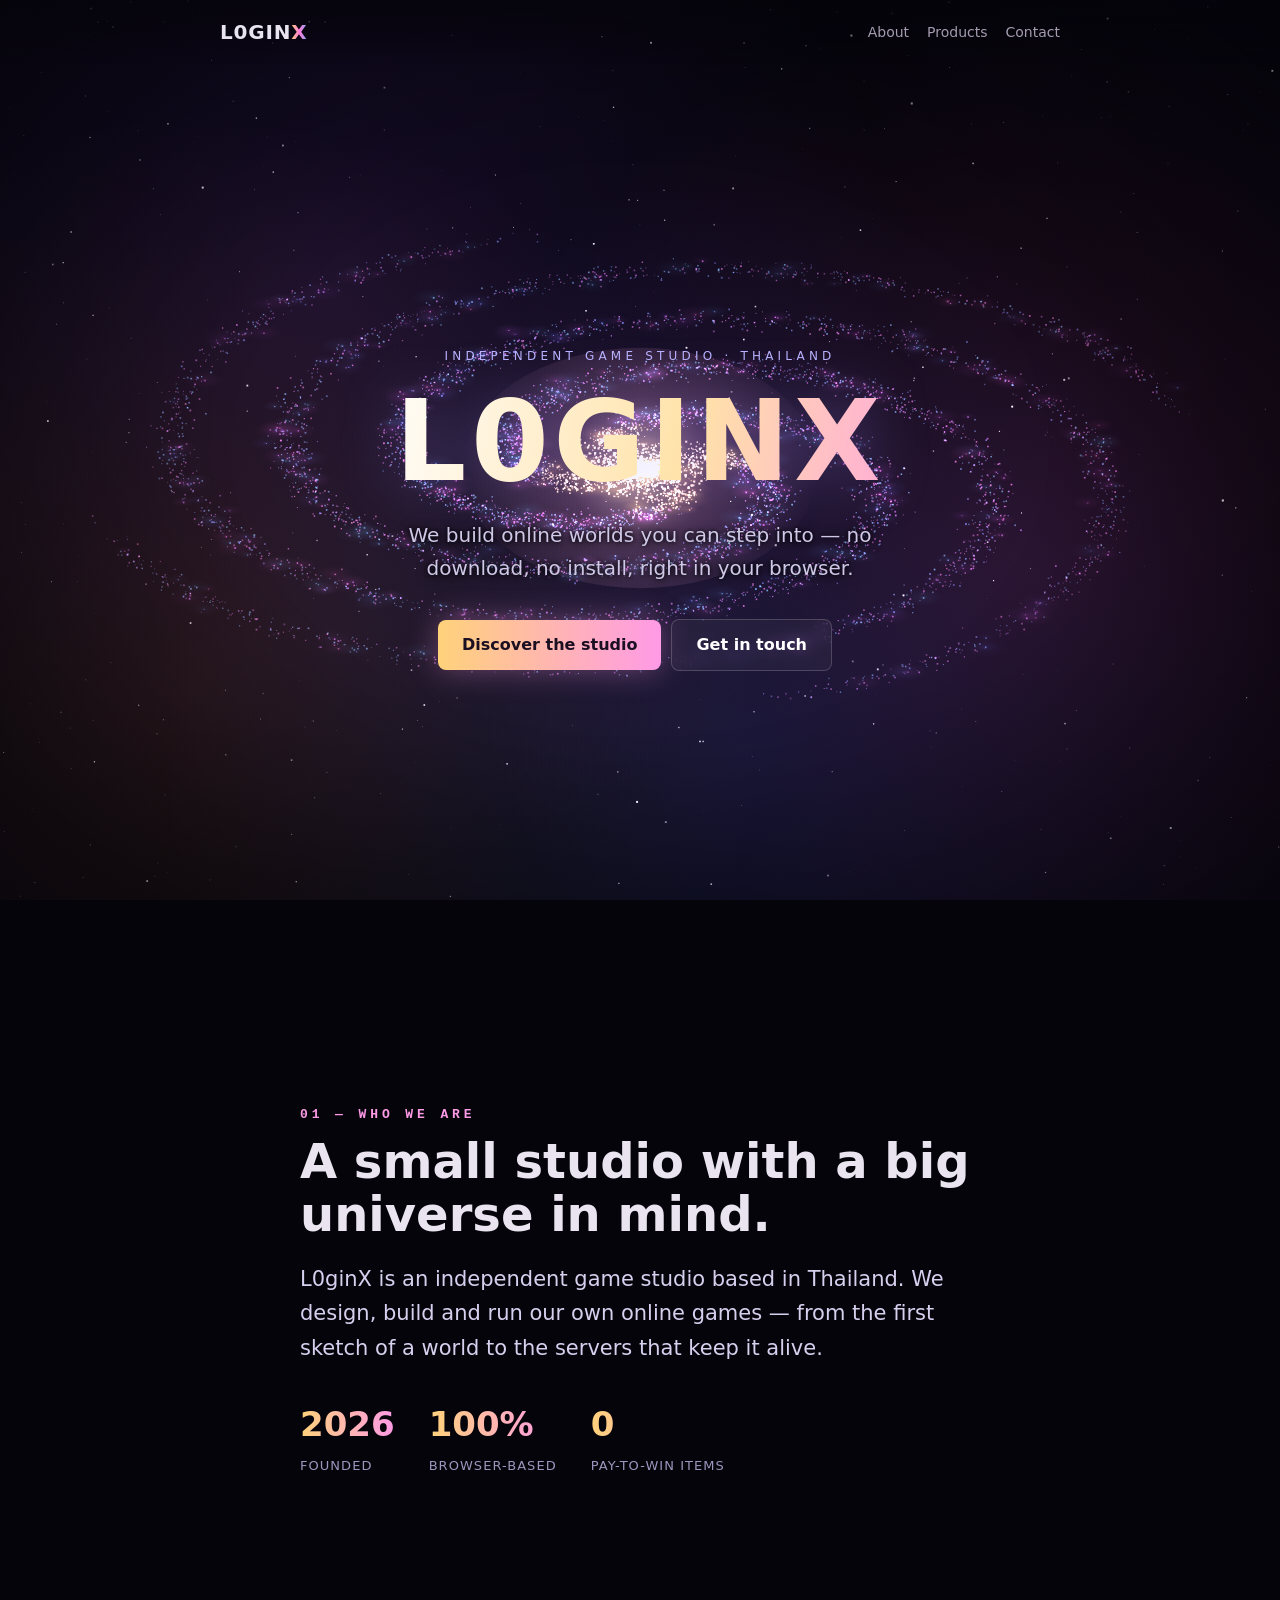
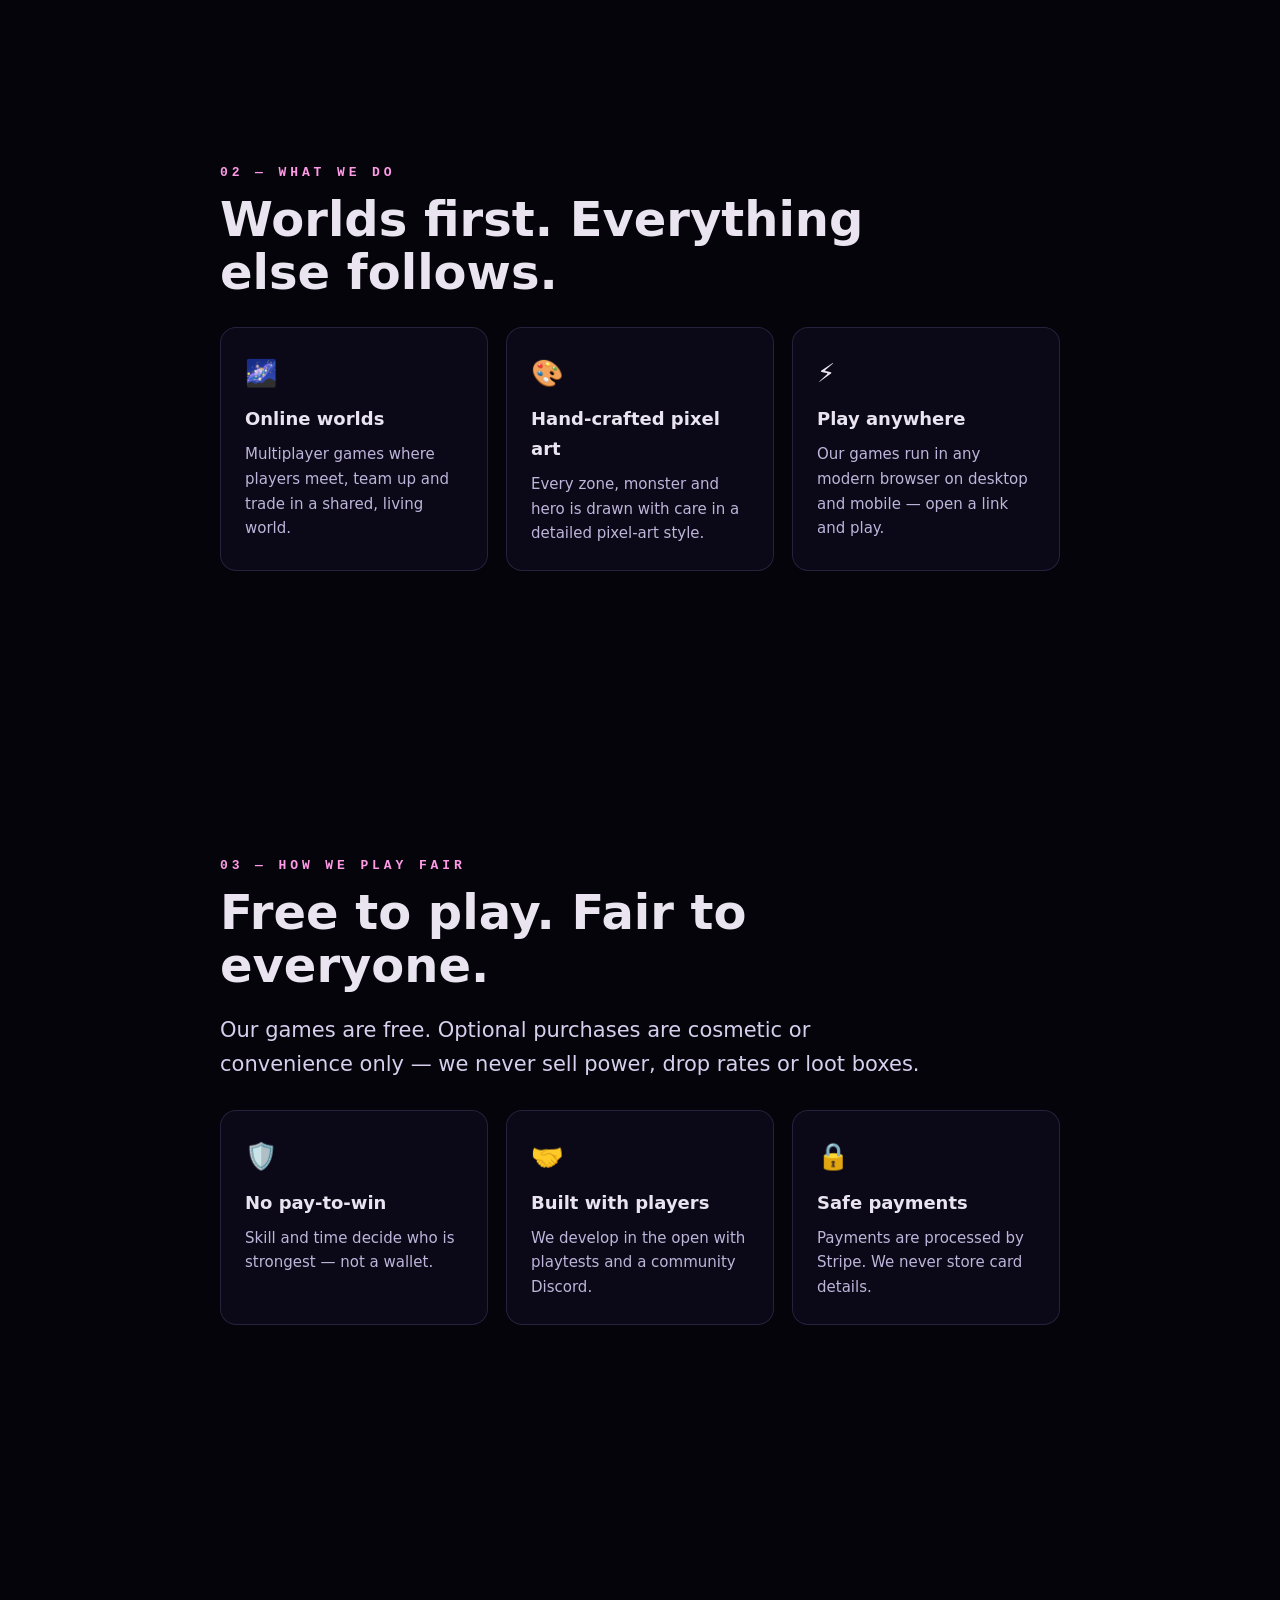
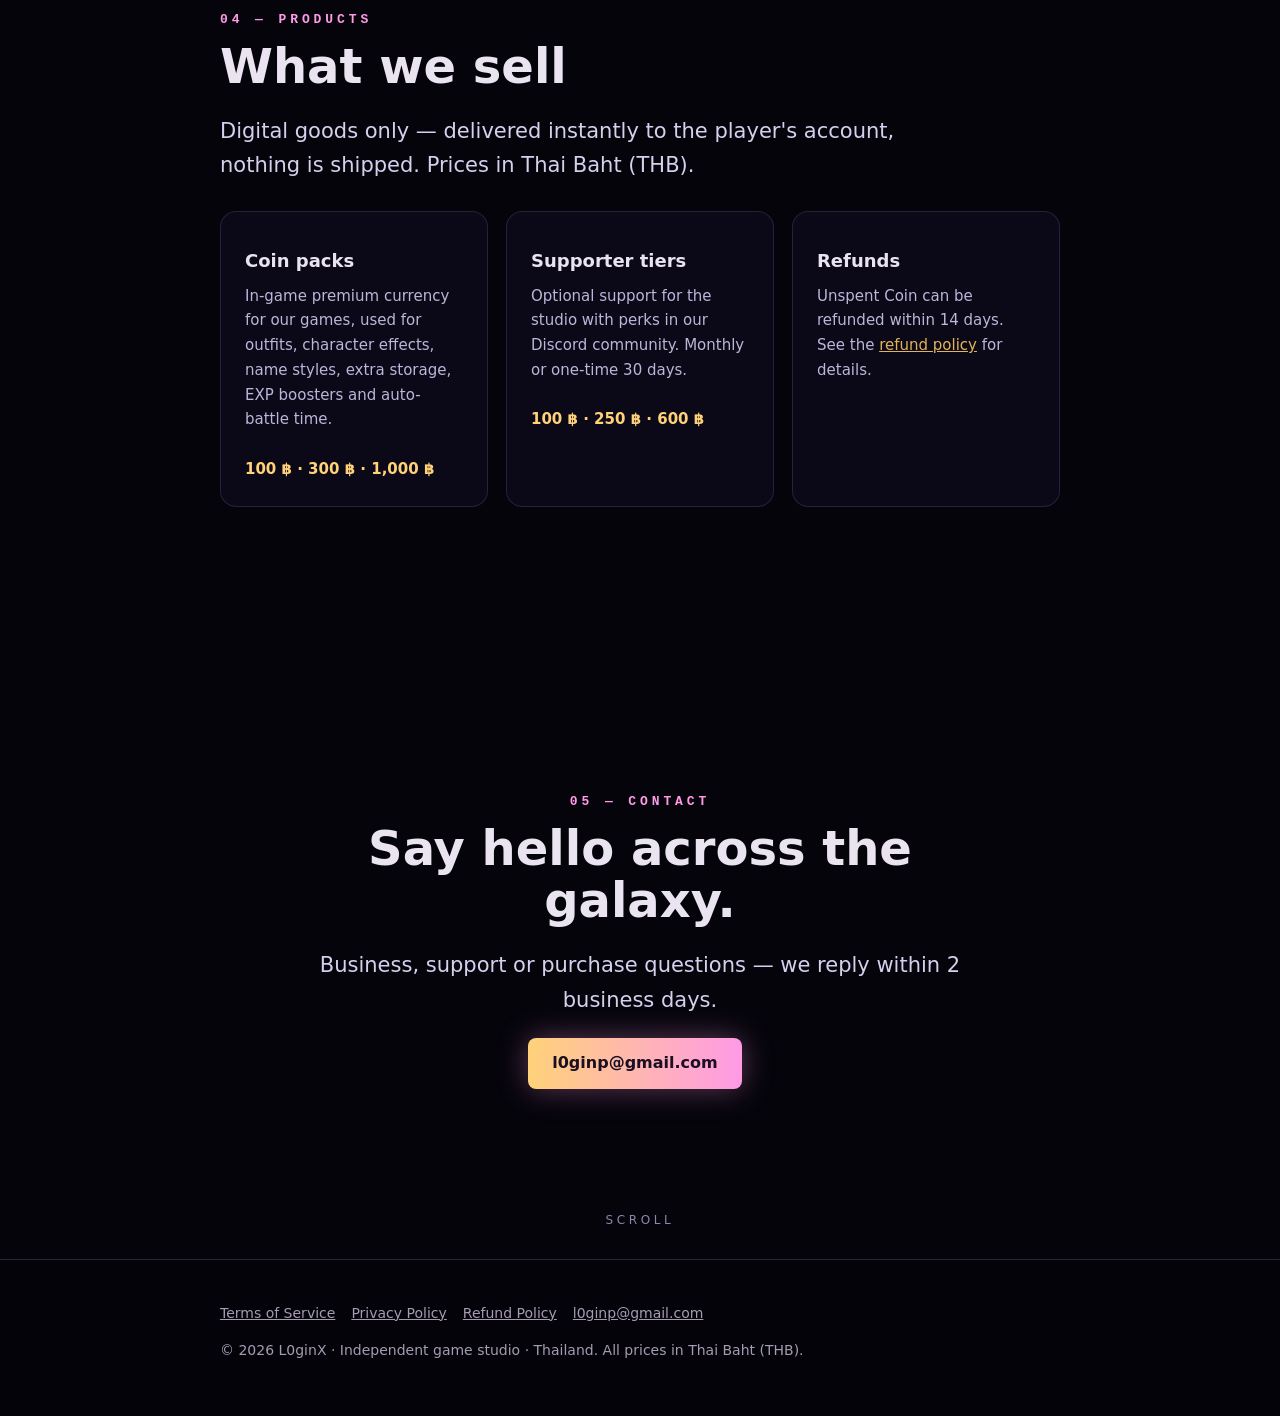
<file: index.html>
<!doctype html>
<html lang="en">
<head>
<meta charset="utf-8">
<meta name="viewport" content="width=device-width,initial-scale=1">
<title>L0ginX — Independent Game Studio</title>
<meta name="description" content="L0ginX is an independent game studio from Thailand building online worlds you can play right in the browser.">
<meta property="og:title" content="L0ginX — Independent Game Studio">
<meta property="og:description" content="We build online worlds you can step into — right in your browser.">
<meta name="theme-color" content="#05040b">
<link rel="stylesheet" href="/style.css">
<style>
  body{background:#05040b;overflow-x:hidden}
  #sky{position:fixed;inset:0;width:100vw;height:100vh;z-index:0;display:block}
  .veil{position:fixed;inset:0;z-index:1;pointer-events:none;background:radial-gradient(ellipse at 50% 50%,rgba(5,4,11,0) 45%,rgba(5,4,11,.6) 100%)}
  header,main,footer{position:relative;z-index:2}
  header{border:0;background:linear-gradient(#05040bcc,transparent)}
  footer{background:#05040bdd}
  .logo span{background:linear-gradient(90deg,#ffd27a,#ff7ad9,#7aa8ff);-webkit-background-clip:text;background-clip:text;color:transparent}

  .hero{min-height:100vh;display:flex;align-items:center;justify-content:center;text-align:center;padding:0 20px;background:none}
  .hero .kicker{letter-spacing:.35em;text-transform:uppercase;font-size:12px;color:#b9b2ff;opacity:0;animation:rise 1.2s .2s forwards}
  .hero h1{font-size:clamp(44px,9vw,112px);line-height:1;margin:18px 0 22px;letter-spacing:.04em;font-weight:900;
    background:linear-gradient(100deg,#fff 0%,#ffe2a8 30%,#ff9ae6 55%,#9ab8ff 80%,#fff 100%);background-size:200% auto;
    -webkit-background-clip:text;background-clip:text;color:transparent;filter:drop-shadow(0 0 30px rgba(160,140,255,.35));
    opacity:0;animation:rise 1.4s .5s forwards,shine 8s linear 2s infinite}
  .hero p{text-shadow:0 2px 12px #05040b,0 0 4px #05040b;max-width:560px;margin:0 auto 34px;color:#cfc8e6;font-size:clamp(16px,2.2vw,20px);opacity:0;animation:rise 1.4s .9s forwards}
  .hero .btns{opacity:0;animation:rise 1.4s 1.2s forwards}
  .btn{background:linear-gradient(90deg,#ffd27a,#ff9ae6);color:#1b0f22;box-shadow:0 0 30px rgba(255,154,230,.35)}
  .btn.ghost{background:rgba(255,255,255,.04);color:#fff;border:1px solid rgba(255,255,255,.18);box-shadow:none;backdrop-filter:blur(6px)}
  .scroll{position:absolute;bottom:28px;left:50%;transform:translateX(-50%);font-size:12px;letter-spacing:.3em;color:#8d86ad;animation:bob 2.4s ease-in-out infinite}
  @keyframes rise{from{opacity:0;transform:translateY(24px)}to{opacity:1;transform:none}}
  @keyframes shine{to{background-position:200% center}}
  @keyframes bob{50%{transform:translate(-50%,8px)}}

  section{border:0;padding:16vh 0}
  .chapter{max-width:720px}
  .num{font:700 13px/1 ui-monospace,monospace;color:#ff9ae6;letter-spacing:.3em}
  h2{font-size:clamp(28px,5vw,48px);line-height:1.1;margin:14px 0 18px}
  .lead{font-size:clamp(17px,2.2vw,21px);color:#d6cfee}
  .glass{background:rgba(20,16,40,.45);border:1px solid rgba(180,160,255,.16);border-radius:16px;padding:24px;backdrop-filter:blur(10px);-webkit-backdrop-filter:blur(10px)}
  .grid{gap:18px;margin-top:28px}
  .glass h3{margin:10px 0 8px;font-size:18px}
  .glass p{margin:0;color:#bdb5da;font-size:15px}
  .ico{font-size:26px}
  .price{color:#ffd27a}
  .stats{display:flex;flex-wrap:wrap;gap:34px;margin-top:30px}
  .stats b{display:block;font-size:34px;background:linear-gradient(90deg,#ffd27a,#ff9ae6);-webkit-background-clip:text;background-clip:text;color:transparent}
  .stats span{color:#9d96bd;font-size:13px;letter-spacing:.08em;text-transform:uppercase}
  .reveal{opacity:0;transform:translateY(40px);transition:opacity 1s ease,transform 1s cubic-bezier(.2,.8,.2,1)}
  .reveal.on{opacity:1;transform:none}
  .grid .reveal:nth-child(2){transition-delay:.12s}.grid .reveal:nth-child(3){transition-delay:.24s}
  .contact{text-align:center}
  .contact .chapter{margin:0 auto}
  @media (prefers-reduced-motion:reduce){.hero *,.reveal{animation:none!important;opacity:1!important;transform:none!important;transition:none!important}}
</style>
</head>
<body>
<canvas id="sky" aria-hidden="true"></canvas>
<div class="veil"></div>

<header><div class="wrap"><a class="logo" href="/">L0GIN<span>X</span></a>
<nav><a href="#about">About</a><a href="#offer">Products</a><a href="#contact">Contact</a></nav></div></header>

<main>
  <div class="hero"><div>
    <div class="kicker">Independent game studio · Thailand</div>
    <h1>L0GINX</h1>
    <p>We build online worlds you can step into — no download, no install, right in your browser.</p>
    <div class="btns"><a class="btn" href="#about">Discover the studio</a><a class="btn ghost" href="#contact">Get in touch</a></div>
  </div><div class="scroll">SCROLL</div></div>

  <section id="about"><div class="wrap chapter reveal">
    <div class="num">01 — WHO WE ARE</div>
    <h2>A small studio with a big universe in mind.</h2>
    <p class="lead">L0ginX is an independent game studio based in Thailand. We design, build and run our own online games — from the first sketch of a world to the servers that keep it alive.</p>
    <div class="stats"><div><b>2026</b><span>Founded</span></div><div><b>100%</b><span>Browser-based</span></div><div><b>0</b><span>Pay-to-win items</span></div></div>
  </div></section>

  <section><div class="wrap">
    <div class="chapter reveal"><div class="num">02 — WHAT WE DO</div>
    <h2>Worlds first. Everything else follows.</h2></div>
    <div class="grid">
      <div class="glass reveal"><div class="ico">🌌</div><h3>Online worlds</h3><p>Multiplayer games where players meet, team up and trade in a shared, living world.</p></div>
      <div class="glass reveal"><div class="ico">🎨</div><h3>Hand-crafted pixel art</h3><p>Every zone, monster and hero is drawn with care in a detailed pixel-art style.</p></div>
      <div class="glass reveal"><div class="ico">⚡</div><h3>Play anywhere</h3><p>Our games run in any modern browser on desktop and mobile — open a link and play.</p></div>
    </div>
  </div></section>

  <section><div class="wrap">
    <div class="chapter reveal"><div class="num">03 — HOW WE PLAY FAIR</div>
    <h2>Free to play. Fair to everyone.</h2>
    <p class="lead">Our games are free. Optional purchases are cosmetic or convenience only — we never sell power, drop rates or loot boxes.</p></div>
    <div class="grid">
      <div class="glass reveal"><div class="ico">🛡️</div><h3>No pay-to-win</h3><p>Skill and time decide who is strongest — not a wallet.</p></div>
      <div class="glass reveal"><div class="ico">🤝</div><h3>Built with players</h3><p>We develop in the open with playtests and a community Discord.</p></div>
      <div class="glass reveal"><div class="ico">🔒</div><h3>Safe payments</h3><p>Payments are processed by Stripe. We never store card details.</p></div>
    </div>
  </div></section>

  <section id="offer"><div class="wrap">
    <div class="chapter reveal"><div class="num">04 — PRODUCTS</div>
    <h2>What we sell</h2>
    <p class="lead">Digital goods only — delivered instantly to the player's account, nothing is shipped. Prices in Thai Baht (THB).</p></div>
    <div class="grid">
      <div class="glass reveal"><h3>Coin packs</h3><p>In-game premium currency for our games, used for outfits, character effects, name styles, extra storage, EXP boosters and auto-battle time.<br><br><span class="price">100 ฿ · 300 ฿ · 1,000 ฿</span></p></div>
      <div class="glass reveal"><h3>Supporter tiers</h3><p>Optional support for the studio with perks in our Discord community. Monthly or one-time 30 days.<br><br><span class="price">100 ฿ · 250 ฿ · 600 ฿</span></p></div>
      <div class="glass reveal"><h3>Refunds</h3><p>Unspent Coin can be refunded within 14 days. See the <a href="/refund.html">refund policy</a> for details.</p></div>
    </div>
  </div></section>

  <section id="contact" class="contact"><div class="wrap chapter reveal">
    <div class="num">05 — CONTACT</div>
    <h2>Say hello across the galaxy.</h2>
    <p class="lead">Business, support or purchase questions — we reply within 2 business days.</p>
    <p><a class="btn" href="mailto:l0ginp@gmail.com">l0ginp@gmail.com</a></p>
  </div></section>
</main>

<footer><div class="wrap"><p><a href="/terms.html">Terms of Service</a><a href="/privacy.html">Privacy Policy</a><a href="/refund.html">Refund Policy</a><a href="mailto:l0ginp@gmail.com">l0ginp@gmail.com</a></p>
<p>© 2026 L0ginX · Independent game studio · Thailand. All prices in Thai Baht (THB).</p></div></footer>

<script>
(() => {
  const cv = document.getElementById('sky'), cx = cv.getContext('2d');
  const reduce = matchMedia('(prefers-reduced-motion: reduce)').matches;
  let W, H, DPR, stars = [], galaxy = [], shooting = [], t = 0, mx = 0, my = 0, tmx = 0, tmy = 0, scrollY = 0;
  const rnd = (a, b) => a + Math.random() * (b - a);
  const gauss = () => (Math.random() + Math.random() + Math.random() - 1.5) / 1.5;

  function build() {
    DPR = Math.min(devicePixelRatio || 1, 2);
    W = innerWidth; H = innerHeight;
    cv.width = W * DPR; cv.height = H * DPR; cx.setTransform(DPR, 0, 0, DPR, 0, 0);
    const small = W < 700;
    // background stars: 3 parallax layers
    stars = Array.from({ length: small ? 260 : 520 }, () => ({
      x: Math.random() * W, y: Math.random() * H, z: rnd(.2, 1),
      r: rnd(.3, 1.4), tw: rnd(0, Math.PI * 2), sp: rnd(.5, 2)
    }));
    // spiral galaxy particles
    const N = small ? 4200 : 9000, ARMS = 4;
    galaxy = Array.from({ length: N }, () => {
      const arm = Math.floor(Math.random() * ARMS);
      const d = Math.pow(Math.random(), 1.25);              // denser core
      const ang = d < .12 ? Math.random() * Math.PI * 2 : arm * (Math.PI * 2 / ARMS) + d * 7.5 + gauss() * (0.55 - d * 0.3);
      const hue = d < .18 ? rnd(30, 50) : (Math.random() < .5 ? rnd(280, 320) : rnd(200, 235));
      return { d, ang, off: gauss() * 0.04, r: rnd(.7, d < .15 ? 2.2 : 1.8), hue, a: rnd(.5, 1), glow: Math.random() < .07 ? rnd(8, 22) : 0 };
    });
  }

  const sprite = document.createElement('canvas'); sprite.width = sprite.height = 64;
  { const g = sprite.getContext('2d'), gr = g.createRadialGradient(32, 32, 0, 32, 32, 32);
    gr.addColorStop(0, 'rgba(255,255,255,1)'); gr.addColorStop(.25, 'rgba(255,255,255,.35)'); gr.addColorStop(1, 'rgba(255,255,255,0)');
    g.fillStyle = gr; g.fillRect(0, 0, 64, 64); }
  const tinted = {};
  function glowFor(hue) {
    const k = Math.round(hue / 10) * 10; if (tinted[k]) return tinted[k];
    const c = document.createElement('canvas'); c.width = c.height = 64; const g = c.getContext('2d');
    g.drawImage(sprite, 0, 0); g.globalCompositeOperation = 'source-in'; g.fillStyle = `hsl(${k},95%,65%)`; g.fillRect(0, 0, 64, 64);
    return tinted[k] = c;
  }

  function shoot() {
    if (reduce || shooting.length > 2 || Math.random() > .012) return;
    const a = rnd(Math.PI * .15, Math.PI * .35);
    shooting.push({ x: rnd(-.1, .8) * W, y: rnd(-.1, .4) * H, vx: Math.cos(a) * 11, vy: Math.sin(a) * 11, life: 1 });
  }

  function frame() {
    t += reduce ? 0 : 1;
    mx += (tmx - mx) * .04; my += (tmy - my) * .04;
    const sc = Math.min(scrollY / H, 4);
    cx.globalCompositeOperation = 'source-over';
    cx.fillStyle = '#05040b'; cx.fillRect(0, 0, W, H);

    // nebula clouds
    cx.globalCompositeOperation = 'lighter';
    const neb = [[.25, .3, '120,60,200'], [.78, .62, '220,70,160'], [.55, .85, '40,90,220'], [.15, .8, '200,110,60']];
    neb.forEach(([nx, ny, c], i) => {
      const x = nx * W + Math.sin(t * .002 + i) * 40 - mx * 20, y = ny * H + Math.cos(t * .0017 + i) * 30 - my * 20 - sc * 60;
      const R = Math.max(W, H) * .45;
      const g = cx.createRadialGradient(x, y, 0, x, y, R);
      g.addColorStop(0, `rgba(${c},.16)`); g.addColorStop(1, `rgba(${c},0)`);
      cx.fillStyle = g; cx.fillRect(0, 0, W, H);
    });

    // twinkling stars with parallax
    for (const s of stars) {
      const x = (s.x - mx * 30 * s.z + W) % W, y = (s.y - my * 30 * s.z - sc * 120 * s.z + H * 10) % H;
      const a = .35 + .65 * Math.abs(Math.sin(s.tw + t * .02 * s.sp));
      cx.fillStyle = `rgba(255,255,255,${a * s.z})`;
      cx.fillRect(x, y, s.r * s.z * 1.6, s.r * s.z * 1.6);
    }

    // rotating spiral galaxy, tilted; scrolling zooms and drifts it
    const R = (W < 700 ? W * 1.05 : Math.min(W * .5, H * .62)) * (1 + sc * .35);
    const gx = W * .5 + mx * 40, gy = H * .52 + my * 30 - sc * H * .12;
    const tilt = .42 + Math.sin(t * .0015) * .05 + sc * .08, rot = t * .0016;
    const core = cx.createRadialGradient(gx, gy, 0, gx, gy, R * .32);
    core.addColorStop(0, 'rgba(255,230,190,.55)'); core.addColorStop(.4, 'rgba(255,170,200,.18)'); core.addColorStop(1, 'rgba(255,170,200,0)');
    cx.fillStyle = core; cx.beginPath(); cx.ellipse(gx, gy, R * .32, R * .32 * (tilt + .25), 0, 0, Math.PI * 2); cx.fill();
    for (const p of galaxy) {
      const a = p.ang + rot * (1.6 - p.d);                 // inner part spins faster
      const rr = p.d * R + p.off * R;
      const x = gx + Math.cos(a) * rr, y = gy + Math.sin(a) * rr * tilt;
      if (p.glow) { cx.globalAlpha = .22 * (1 - p.d * .6); cx.drawImage(glowFor(p.hue), x - p.glow, y - p.glow * tilt, p.glow * 2, p.glow * 2 * tilt); cx.globalAlpha = 1; }
      cx.fillStyle = `hsla(${p.hue},95%,${p.d < .18 ? 85 : 75}%,${p.a * (1 - p.d * .45)})`;
      cx.fillRect(x, y, p.r, p.r);
    }

    // shooting stars
    shoot();
    shooting = shooting.filter(s => s.life > 0);
    for (const s of shooting) {
      const g = cx.createLinearGradient(s.x, s.y, s.x - s.vx * 9, s.y - s.vy * 9);
      g.addColorStop(0, `rgba(255,255,255,${s.life})`); g.addColorStop(1, 'rgba(255,255,255,0)');
      cx.strokeStyle = g; cx.lineWidth = 1.6; cx.beginPath(); cx.moveTo(s.x, s.y); cx.lineTo(s.x - s.vx * 9, s.y - s.vy * 9); cx.stroke();
      s.x += s.vx; s.y += s.vy; s.life -= .016;
    }
    requestAnimationFrame(frame);
  }

  addEventListener('resize', build);
  addEventListener('pointermove', e => { tmx = e.clientX / W - .5; tmy = e.clientY / H - .5; });
  addEventListener('scroll', () => { scrollY = window.scrollY; }, { passive: true });
  build(); frame();

  const io = new IntersectionObserver(es => es.forEach(e => e.isIntersecting && e.target.classList.add('on')), { threshold: .15 });
  document.querySelectorAll('.reveal').forEach(el => io.observe(el));
})();
</script>
</body>
</html>
</file>
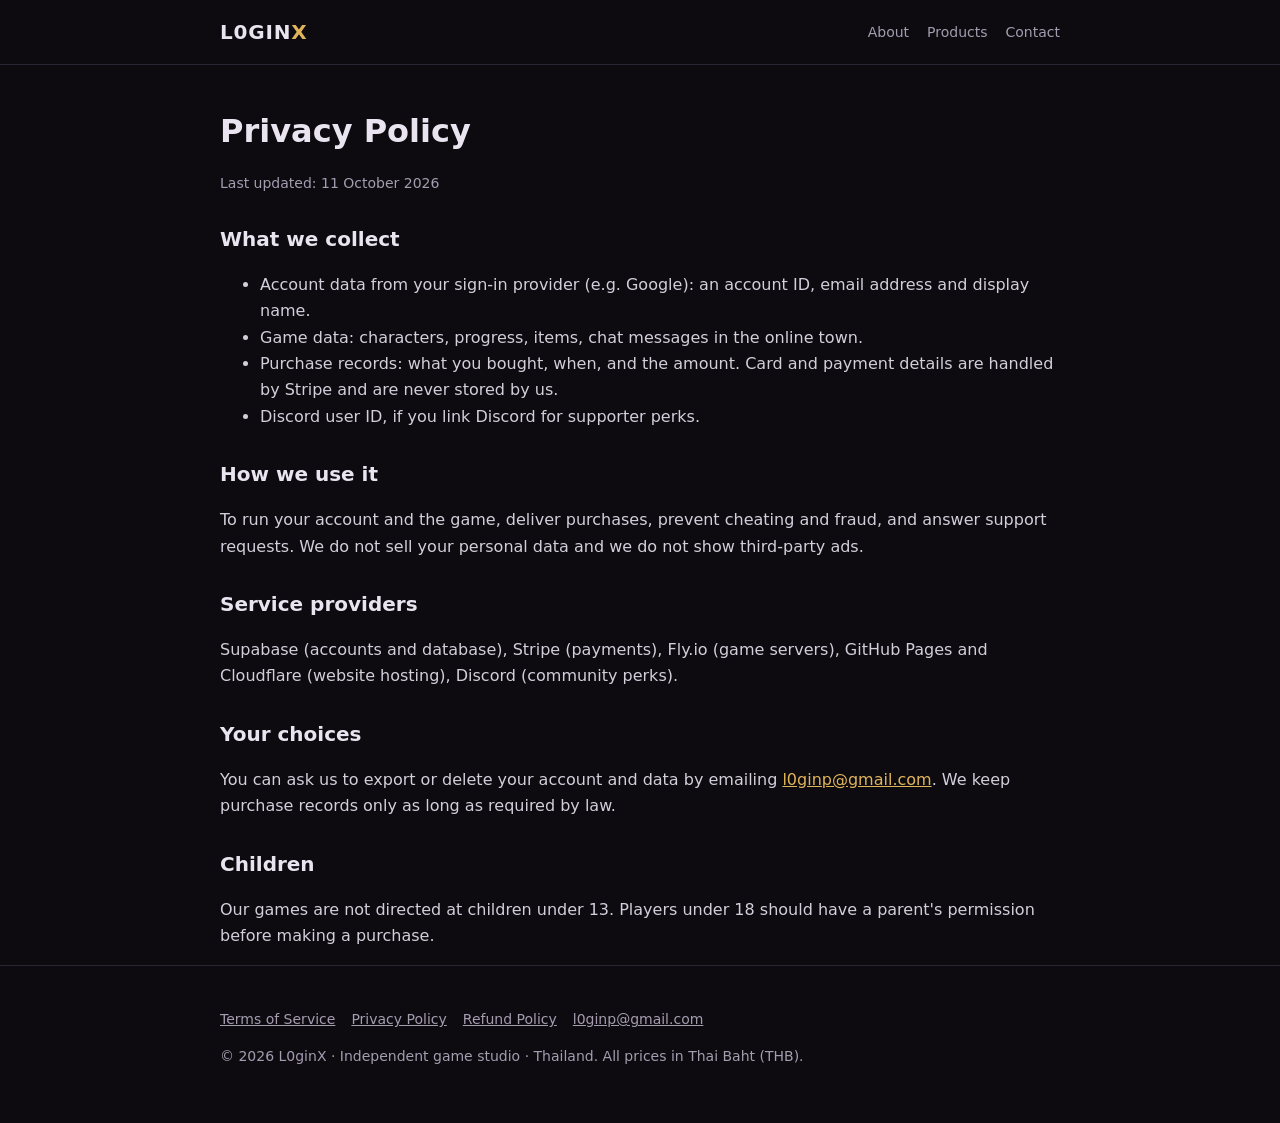
<file: privacy.html>
<!doctype html><html lang="en"><head><meta charset="utf-8"><meta name="viewport" content="width=device-width,initial-scale=1">
<title>Privacy Policy — L0ginX</title><meta name="description" content="L0ginX is an independent game studio making RPOEE, a free-to-play online action RPG for the browser.">
<link rel="stylesheet" href="/style.css"></head><body>
<header><div class="wrap"><a class="logo" href="/">L0GIN<span>X</span></a><nav><a href="/#about">About</a><a href="/#offer">Products</a><a href="/#contact">Contact</a></nav></div></header>
<main class="wrap doc"><h1>Privacy Policy</h1><p class="updated">Last updated: 11 October 2026</p>
<h2>What we collect</h2><ul>
<li>Account data from your sign-in provider (e.g. Google): an account ID, email address and display name.</li>
<li>Game data: characters, progress, items, chat messages in the online town.</li>
<li>Purchase records: what you bought, when, and the amount. Card and payment details are handled by Stripe and are never stored by us.</li>
<li>Discord user ID, if you link Discord for supporter perks.</li></ul>
<h2>How we use it</h2><p>To run your account and the game, deliver purchases, prevent cheating and fraud, and answer support requests. We do not sell your personal data and we do not show third-party ads.</p>
<h2>Service providers</h2><p>Supabase (accounts and database), Stripe (payments), Fly.io (game servers), GitHub Pages and Cloudflare (website hosting), Discord (community perks).</p>
<h2>Your choices</h2><p>You can ask us to export or delete your account and data by emailing <a href="mailto:l0ginp@gmail.com">l0ginp@gmail.com</a>. We keep purchase records only as long as required by law.</p>
<h2>Children</h2><p>Our games are not directed at children under 13. Players under 18 should have a parent's permission before making a purchase.</p></main>
<footer><div class="wrap"><p><a href="/terms.html">Terms of Service</a><a href="/privacy.html">Privacy Policy</a><a href="/refund.html">Refund Policy</a><a href="mailto:l0ginp@gmail.com">l0ginp@gmail.com</a></p>
<p>© 2026 L0ginX · Independent game studio · Thailand. All prices in Thai Baht (THB).</p></div></footer></body></html>
</file>
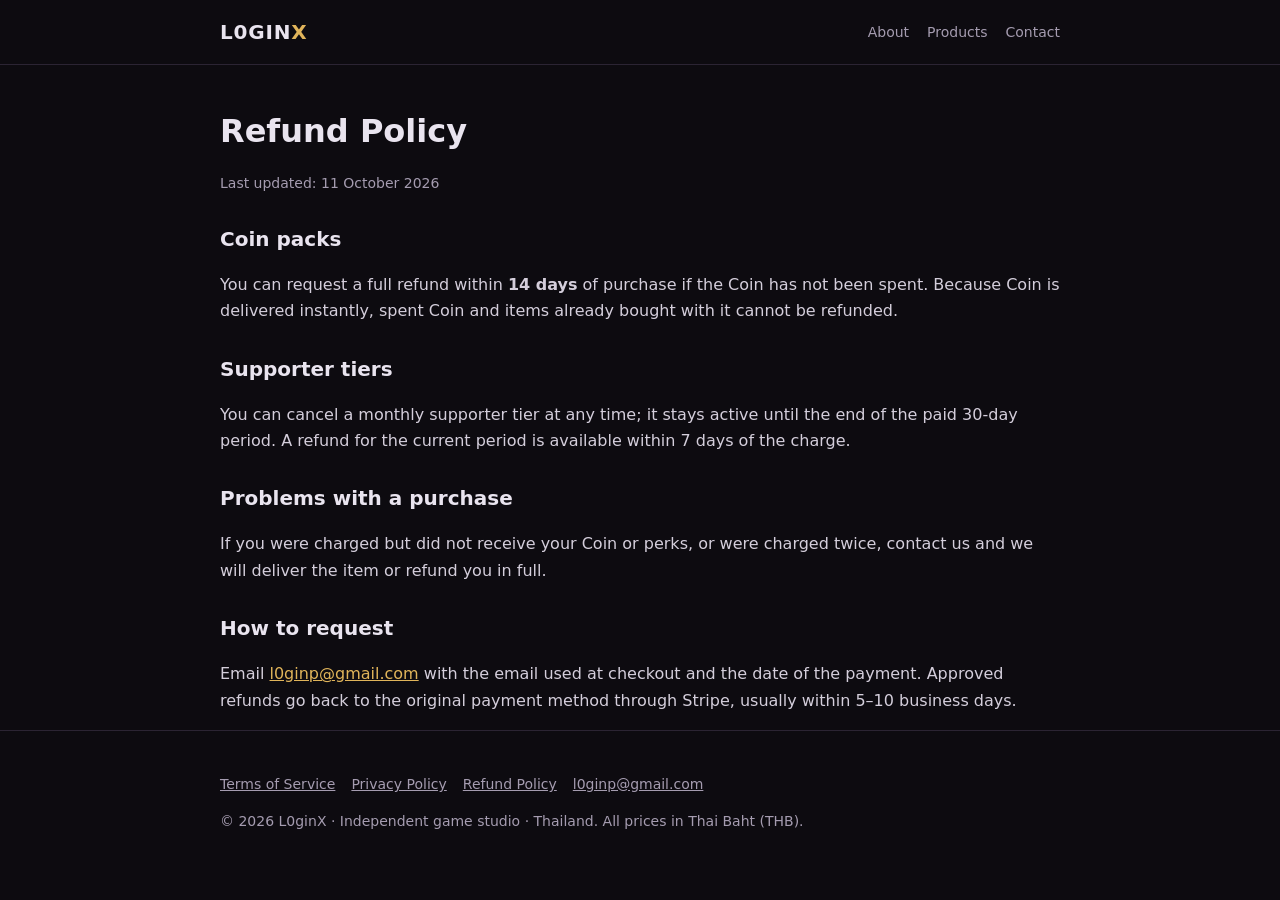
<file: refund.html>
<!doctype html><html lang="en"><head><meta charset="utf-8"><meta name="viewport" content="width=device-width,initial-scale=1">
<title>Refund Policy — L0ginX</title><meta name="description" content="L0ginX is an independent game studio making RPOEE, a free-to-play online action RPG for the browser.">
<link rel="stylesheet" href="/style.css"></head><body>
<header><div class="wrap"><a class="logo" href="/">L0GIN<span>X</span></a><nav><a href="/#about">About</a><a href="/#offer">Products</a><a href="/#contact">Contact</a></nav></div></header>
<main class="wrap doc"><h1>Refund Policy</h1><p class="updated">Last updated: 11 October 2026</p>
<h2>Coin packs</h2><p>You can request a full refund within <b>14 days</b> of purchase if the Coin has not been spent. Because Coin is delivered instantly, spent Coin and items already bought with it cannot be refunded.</p>
<h2>Supporter tiers</h2><p>You can cancel a monthly supporter tier at any time; it stays active until the end of the paid 30-day period. A refund for the current period is available within 7 days of the charge.</p>
<h2>Problems with a purchase</h2><p>If you were charged but did not receive your Coin or perks, or were charged twice, contact us and we will deliver the item or refund you in full.</p>
<h2>How to request</h2><p>Email <a href="mailto:l0ginp@gmail.com">l0ginp@gmail.com</a> with the email used at checkout and the date of the payment. Approved refunds go back to the original payment method through Stripe, usually within 5–10 business days.</p></main>
<footer><div class="wrap"><p><a href="/terms.html">Terms of Service</a><a href="/privacy.html">Privacy Policy</a><a href="/refund.html">Refund Policy</a><a href="mailto:l0ginp@gmail.com">l0ginp@gmail.com</a></p>
<p>© 2026 L0ginX · Independent game studio · Thailand. All prices in Thai Baht (THB).</p></div></footer></body></html>
</file>
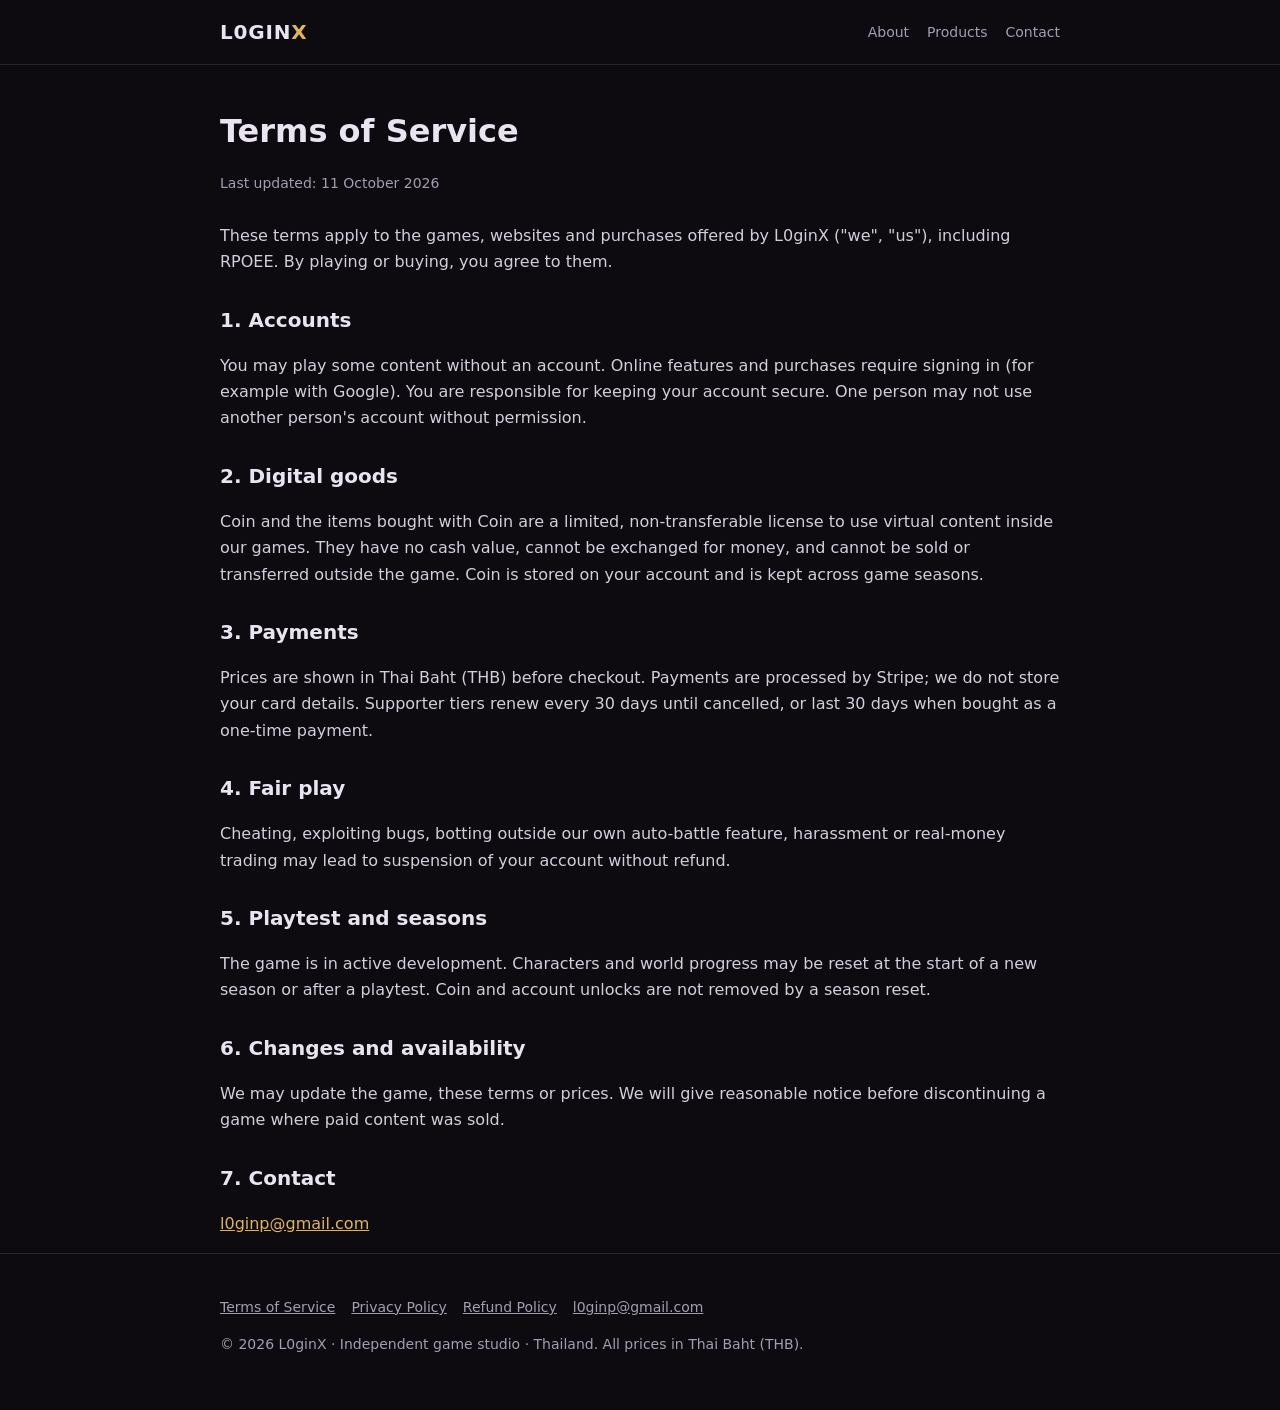
<file: terms.html>
<!doctype html><html lang="en"><head><meta charset="utf-8"><meta name="viewport" content="width=device-width,initial-scale=1">
<title>Terms of Service — L0ginX</title><meta name="description" content="L0ginX is an independent game studio making RPOEE, a free-to-play online action RPG for the browser.">
<link rel="stylesheet" href="/style.css"></head><body>
<header><div class="wrap"><a class="logo" href="/">L0GIN<span>X</span></a><nav><a href="/#about">About</a><a href="/#offer">Products</a><a href="/#contact">Contact</a></nav></div></header>
<main class="wrap doc"><h1>Terms of Service</h1><p class="updated">Last updated: 11 October 2026</p>
<p>These terms apply to the games, websites and purchases offered by L0ginX ("we", "us"), including RPOEE. By playing or buying, you agree to them.</p>
<h2>1. Accounts</h2><p>You may play some content without an account. Online features and purchases require signing in (for example with Google). You are responsible for keeping your account secure. One person may not use another person's account without permission.</p>
<h2>2. Digital goods</h2><p>Coin and the items bought with Coin are a limited, non-transferable license to use virtual content inside our games. They have no cash value, cannot be exchanged for money, and cannot be sold or transferred outside the game. Coin is stored on your account and is kept across game seasons.</p>
<h2>3. Payments</h2><p>Prices are shown in Thai Baht (THB) before checkout. Payments are processed by Stripe; we do not store your card details. Supporter tiers renew every 30 days until cancelled, or last 30 days when bought as a one-time payment.</p>
<h2>4. Fair play</h2><p>Cheating, exploiting bugs, botting outside our own auto-battle feature, harassment or real-money trading may lead to suspension of your account without refund.</p>
<h2>5. Playtest and seasons</h2><p>The game is in active development. Characters and world progress may be reset at the start of a new season or after a playtest. Coin and account unlocks are not removed by a season reset.</p>
<h2>6. Changes and availability</h2><p>We may update the game, these terms or prices. We will give reasonable notice before discontinuing a game where paid content was sold.</p>
<h2>7. Contact</h2><p><a href="mailto:l0ginp@gmail.com">l0ginp@gmail.com</a></p></main>
<footer><div class="wrap"><p><a href="/terms.html">Terms of Service</a><a href="/privacy.html">Privacy Policy</a><a href="/refund.html">Refund Policy</a><a href="mailto:l0ginp@gmail.com">l0ginp@gmail.com</a></p>
<p>© 2026 L0ginX · Independent game studio · Thailand. All prices in Thai Baht (THB).</p></div></footer></body></html>
</file>
<file: style.css>
:root{--bg:#0d0b10;--panel:#17131c;--line:#2b2433;--text:#e9e4ef;--muted:#a59cb0;--gold:#e0b45a;--ember:#d8643a}
*{box-sizing:border-box}
body{margin:0;background:var(--bg);color:var(--text);font:16px/1.65 system-ui,-apple-system,"Segoe UI",sans-serif}
a{color:var(--gold)}
.wrap{max-width:880px;margin:0 auto;padding:0 20px}
header{border-bottom:1px solid var(--line)}
header .wrap{display:flex;align-items:center;justify-content:space-between;height:64px}
.logo{font-weight:800;letter-spacing:.04em;font-size:20px;color:var(--text);text-decoration:none}
.logo span{color:var(--gold)}
nav a{color:var(--muted);text-decoration:none;margin-left:18px;font-size:14px}
nav a:hover{color:var(--text)}
.hero{padding:72px 0 48px;background:radial-gradient(ellipse at 50% 0%,#3a1f1a 0%,transparent 65%)}
.hero h1{font-size:clamp(30px,5vw,46px);line-height:1.15;margin:0 0 14px}
.hero p{color:var(--muted);font-size:18px;max-width:620px;margin:0 0 28px}
.btn{display:inline-block;background:var(--gold);color:#1a1206;font-weight:700;padding:12px 24px;border-radius:8px;text-decoration:none;margin:0 10px 10px 0}
.btn.ghost{background:none;color:var(--text);border:1px solid var(--line)}
section{padding:40px 0;border-top:1px solid var(--line)}
h2{font-size:24px;margin:0 0 16px}
.grid{display:grid;grid-template-columns:repeat(auto-fit,minmax(240px,1fr));gap:16px}
.card{background:var(--panel);border:1px solid var(--line);border-radius:10px;padding:20px}
.card h3{margin:0 0 6px;font-size:17px}
.card p{margin:0;color:var(--muted);font-size:15px}
.price{color:var(--gold);font-weight:700}
.tag{display:inline-block;font-size:12px;color:var(--ember);border:1px solid var(--ember);border-radius:99px;padding:1px 10px;margin-bottom:10px}
.doc h1{font-size:32px;margin:40px 0 4px}
.doc .updated{color:var(--muted);font-size:14px;margin-bottom:28px}
.doc h2{font-size:20px;margin:28px 0 8px}
.doc p,.doc li{color:#d4cedb}
footer{border-top:1px solid var(--line);padding:28px 0 40px;color:var(--muted);font-size:14px}
footer a{color:var(--muted);margin-right:16px}
</file>
